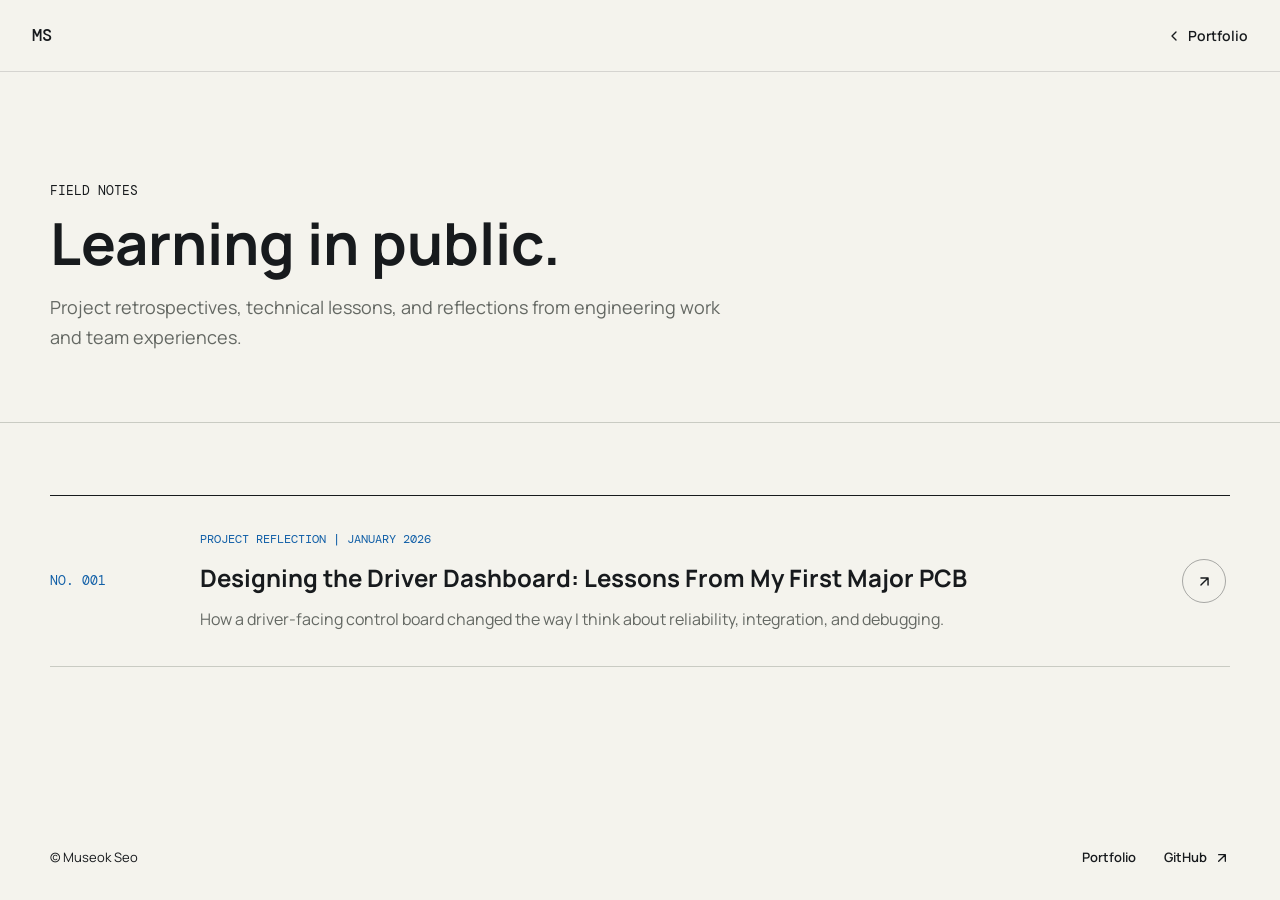
<file: blog.html>
<!doctype html>
<html lang="en">
  <head>
    <meta charset="UTF-8" />
    <meta name="viewport" content="width=device-width, initial-scale=1.0" />
    <meta
      name="description"
      content="Project reflections and engineering notes by Museok Seo."
    />
    <title>Field Notes | Museok Seo</title>
    <link rel="icon" href="assets/favicon.svg" type="image/svg+xml" />
    <link rel="preconnect" href="https://fonts.googleapis.com" />
    <link rel="preconnect" href="https://fonts.gstatic.com" crossorigin />
    <link
      href="https://fonts.googleapis.com/css2?family=DM+Mono:wght@400;500&family=Manrope:wght@400;500;600;700&display=swap"
      rel="stylesheet"
    />
    <link rel="stylesheet" href="styles.css?v=15" />
  </head>
  <body>
    <a class="skip-link" href="#main-content">Skip to content</a>
    <header class="site-header subpage-header">
      <a class="wordmark" href="index.html" aria-label="Museok Seo, home">MS</a>
      <a class="header-link" href="index.html#blog">
        <svg class="icon" aria-hidden="true" viewBox="0 0 24 24">
          <path d="m15 18-6-6 6-6" />
        </svg>
        Portfolio
      </a>
    </header>

    <main class="subpage-main" id="main-content">
      <header class="page-intro">
        <p class="eyebrow">Field notes</p>
        <h1>Learning in public.</h1>
        <p>
          Project retrospectives, technical lessons, and reflections from engineering
          work and team experiences.
        </p>
      </header>

      <section class="post-list" aria-label="Blog posts">
        <a class="post-entry" href="posts/dashboard-blog.html">
          <p class="blog-index">No. 001</p>
          <div>
            <p class="post-entry-meta">Project reflection | January 2026</p>
            <h2>Designing the Driver Dashboard: Lessons From My First Major PCB</h2>
            <p>
              How a driver-facing control board changed the way I think about
              reliability, integration, and debugging.
            </p>
          </div>
          <span class="post-entry-arrow" aria-hidden="true">
            <svg class="icon" viewBox="0 0 24 24">
              <path d="M7 7h10v10M7 17 17 7" />
            </svg>
          </span>
        </a>
      </section>
    </main>

    <footer class="site-footer">
      <p>&copy; Museok Seo</p>
      <div>
        <a href="index.html">Portfolio</a>
        <a href="https://github.com/museok05" target="_blank" rel="noreferrer">
          GitHub
          <svg class="icon" aria-hidden="true" viewBox="0 0 24 24">
            <path d="M7 7h10v10M7 17 17 7" />
          </svg>
        </a>
      </div>
    </footer>
  </body>
</html>
</file>
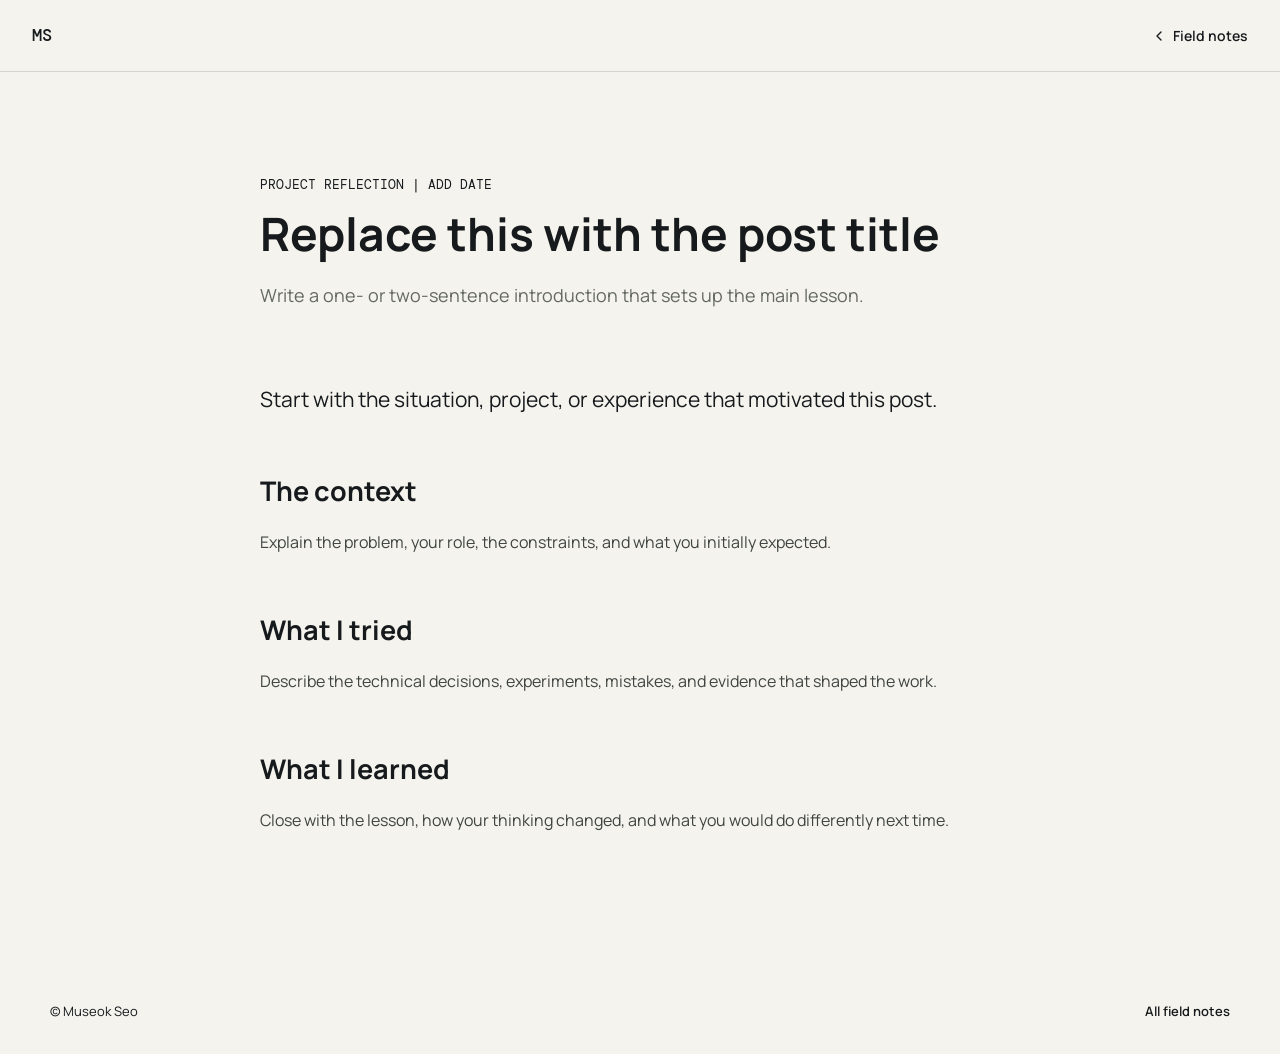
<file: posts/post-template.html>
<!doctype html>
<html lang="en">
  <head>
    <meta charset="UTF-8" />
    <meta name="viewport" content="width=device-width, initial-scale=1.0" />
    <meta name="description" content="A project reflection by Museok Seo." />
    <title>Post Title | Museok Seo</title>
    <link rel="icon" href="../assets/favicon.svg" type="image/svg+xml" />
    <link rel="preconnect" href="https://fonts.googleapis.com" />
    <link rel="preconnect" href="https://fonts.gstatic.com" crossorigin />
    <link
      href="https://fonts.googleapis.com/css2?family=DM+Mono:wght@400;500&family=Manrope:wght@400;500;600;700&display=swap"
      rel="stylesheet"
    />
    <link rel="stylesheet" href="../styles.css?v=15" />
  </head>
  <body>
    <a class="skip-link" href="#main-content">Skip to content</a>
    <header class="site-header subpage-header">
      <a class="wordmark" href="../index.html" aria-label="Museok Seo, home">MS</a>
      <a class="header-link" href="../blog.html">
        <svg class="icon" aria-hidden="true" viewBox="0 0 24 24">
          <path d="m15 18-6-6 6-6" />
        </svg>
        Field notes
      </a>
    </header>

    <main id="main-content">
      <header class="article-header">
        <p class="eyebrow">Project reflection | Add date</p>
        <h1>Replace this with the post title</h1>
        <p>Write a one- or two-sentence introduction that sets up the main lesson.</p>
      </header>

      <article class="article-body">
        <p class="article-lead">
          Start with the situation, project, or experience that motivated this post.
        </p>

        <h2>The context</h2>
        <p>
          Explain the problem, your role, the constraints, and what you initially
          expected.
        </p>

        <!--
          Optional image block: remove these comment markers, then replace the
          filename, description, and caption.

          <figure class="article-figure">
            <img
              src="../assets/your-blog-image.jpg"
              alt="Describe what the image shows"
              loading="lazy"
            />
            <figcaption>Optional image caption.</figcaption>
          </figure>
        -->

        <h2>What I tried</h2>
        <p>
          Describe the technical decisions, experiments, mistakes, and evidence that
          shaped the work.
        </p>

        <h2>What I learned</h2>
        <p>
          Close with the lesson, how your thinking changed, and what you would do
          differently next time.
        </p>
      </article>
    </main>

    <footer class="site-footer">
      <p>&copy; Museok Seo</p>
      <a href="../blog.html">All field notes</a>
    </footer>
  </body>
</html>
</file>
<file: styles.css>
:root {
  --paper: #f4f3ed;
  --paper-bright: #fcfbf7;
  --ink: #171a1d;
  --muted: #646863;
  --line: #c9cbc3;
  --solar-blue: #115fa7;
  --solar-blue-dark: #18364d;
  --solar-yellow: #f2c230;
  --max-width: 1180px;
  --side-padding: 32px;
  --hero-background: url("assets/hero-background.jpg");
}

* {
  box-sizing: border-box;
  letter-spacing: 0;
}

html {
  scroll-behavior: smooth;
  scroll-padding-top: 84px;
}

body {
  margin: 0;
  color: var(--ink);
  background: var(--paper);
  font-family: "Manrope", Arial, sans-serif;
  font-size: 16px;
  line-height: 1.65;
}

body.dialog-open {
  overflow: hidden;
}

img {
  display: block;
  max-width: 100%;
}

.visually-hidden {
  position: absolute;
  width: 1px;
  height: 1px;
  margin: -1px;
  padding: 0;
  border: 0;
  overflow: hidden;
  clip: rect(0 0 0 0);
  clip-path: inset(50%);
  white-space: nowrap;
}

a {
  color: inherit;
  text-decoration: none;
}

button {
  color: inherit;
  font: inherit;
}

button,
a {
  -webkit-tap-highlight-color: transparent;
}

.icon {
  width: 19px;
  height: 19px;
  fill: none;
  stroke: currentColor;
  stroke-width: 2;
  stroke-linecap: round;
  stroke-linejoin: round;
  flex: 0 0 auto;
}

.skip-link {
  position: fixed;
  top: 12px;
  left: 12px;
  z-index: 100;
  padding: 10px 14px;
  color: var(--paper-bright);
  background: var(--ink);
  transform: translateY(-160%);
}

.skip-link:focus {
  transform: translateY(0);
}

.site-header {
  position: fixed;
  top: 0;
  left: 0;
  z-index: 50;
  display: grid;
  grid-template-columns: 1fr auto 1fr;
  align-items: center;
  width: 100%;
  height: 72px;
  padding: 0 var(--side-padding);
  border-bottom: 1px solid rgba(23, 26, 29, 0.14);
  background: rgba(244, 243, 237, 0.94);
  backdrop-filter: blur(14px);
}

.wordmark {
  width: fit-content;
  font-family: "DM Mono", monospace;
  font-size: 17px;
  font-weight: 500;
}

.desktop-nav {
  display: flex;
  align-items: center;
  gap: 32px;
}

.desktop-nav a,
.header-link {
  position: relative;
  font-size: 14px;
  font-weight: 600;
}

.desktop-nav a::after {
  position: absolute;
  right: 0;
  bottom: -6px;
  left: 0;
  height: 2px;
  background: var(--solar-yellow);
  content: "";
  transform: scaleX(0);
  transform-origin: right;
  transition: transform 180ms ease;
}

.desktop-nav a:hover::after,
.desktop-nav a:focus-visible::after,
.desktop-nav a.is-active::after {
  transform: scaleX(1);
  transform-origin: left;
}

.header-link {
  display: inline-flex;
  align-items: center;
  justify-self: end;
  gap: 6px;
}

.header-link .icon {
  width: 16px;
  height: 16px;
}

.icon-button {
  display: inline-flex;
  align-items: center;
  justify-content: center;
  width: 42px;
  height: 42px;
  padding: 0;
  border: 1px solid var(--line);
  border-radius: 50%;
  background: transparent;
  cursor: pointer;
  transition:
    border-color 160ms ease,
    color 160ms ease,
    background 160ms ease;
}

.icon-button:hover,
.icon-button:focus-visible {
  color: var(--paper-bright);
  border-color: var(--solar-blue);
  background: var(--solar-blue);
}

.menu-button,
.mobile-nav {
  display: none;
}

.hero {
  position: relative;
  display: flex;
  min-height: 74vh;
  margin-top: 72px;
  align-items: center;
  overflow: hidden;
  background-color: #e9e8e2;
  background-image: var(--hero-background);
  background-position: center;
  background-size: cover;
}

.hero-scrim {
  position: absolute;
  inset: 0;
  background: rgba(244, 243, 237, 0.7);
}

.hero-layout {
  position: relative;
  z-index: 1;
  display: grid;
  grid-template-columns: 210px minmax(0, 620px);
  align-items: center;
  gap: 68px;
  width: min(100%, 1020px);
  margin: 0 auto;
  padding: 88px var(--side-padding);
}

.headshot {
  position: relative;
  display: grid;
  place-items: center;
  width: 196px;
  height: 196px;
  border: 4px solid var(--paper-bright);
  border-radius: 50%;
  background: var(--solar-blue-dark);
  box-shadow: 0 0 0 3px var(--solar-blue);
  overflow: visible;
}

.headshot-fallback {
  color: var(--paper-bright);
  font-family: "DM Mono", monospace;
  font-size: 52px;
  font-weight: 500;
}

.headshot-image {
  position: absolute;
  inset: 0;
  width: 100%;
  height: 100%;
  border-radius: 50%;
  object-fit: cover;
  opacity: 1;
}

.headshot.image-unavailable .headshot-image {
  opacity: 0;
}

.headshot-accent {
  position: absolute;
  right: 10px;
  bottom: 12px;
  width: 25px;
  height: 25px;
  border: 4px solid var(--paper-bright);
  border-radius: 50%;
  background: var(--solar-yellow);
}

.eyebrow,
.section-number,
.project-category,
.timeline-date,
.blog-index {
  margin: 0;
  font-family: "DM Mono", monospace;
  font-size: 13px;
  line-height: 1.4;
  text-transform: uppercase;
}

.hero h1 {
  max-width: 650px;
  margin: 16px 0 22px;
  font-size: 76px;
  font-weight: 600;
  line-height: 1;
}

.hero-intro {
  max-width: 560px;
  margin: 0;
  color: #3f4441;
  font-size: 20px;
  line-height: 1.55;
}

.hero-actions {
  display: flex;
  align-items: center;
  flex-wrap: wrap;
  gap: 26px;
  margin-top: 34px;
}

.text-link {
  display: inline-flex;
  align-items: center;
  gap: 9px;
  padding-bottom: 4px;
  border-bottom: 2px solid var(--solar-yellow);
  font-size: 15px;
  font-weight: 600;
}

.text-link-muted {
  color: var(--muted);
  border-color: var(--line);
}

.text-link[aria-disabled="true"] {
  cursor: default;
}

.section {
  display: grid;
  grid-template-columns: 1fr 2fr;
  column-gap: 64px;
  width: min(100%, calc(var(--max-width) + (var(--side-padding) * 2)));
  margin: 0 auto;
  padding: 112px var(--side-padding);
  border-bottom: 1px solid var(--line);
}

.section-heading {
  align-self: start;
}

.section-number {
  margin-bottom: 16px;
  color: var(--solar-blue);
  font-weight: 500;
}

.section-number::after {
  display: inline-block;
  width: 30px;
  height: 3px;
  margin: 0 0 3px 10px;
  background: var(--solar-yellow);
  content: "";
}

.section h2,
.projects-section h2,
.blog-section h2,
.skills-section h2,
.contact-section h2 {
  margin: 0;
  font-size: 38px;
  font-weight: 600;
  line-height: 1.15;
}

.section-heading > p:last-child:not(.section-number) {
  max-width: 290px;
  margin: 18px 0 0;
  color: var(--muted);
}

.about-section {
  grid-template-columns: 0.8fr 1.35fr 0.65fr;
  padding-top: 96px;
}

.about-copy p {
  max-width: 620px;
  margin: 0 0 24px;
  color: var(--muted);
}

.about-copy .lead {
  color: var(--ink);
  font-size: 24px;
  line-height: 1.45;
}

.quick-facts {
  margin: 0;
  border-top: 1px solid var(--line);
}

.quick-facts div {
  padding: 18px 0;
  border-bottom: 1px solid var(--line);
}

.quick-facts dt {
  margin-bottom: 4px;
  color: var(--solar-blue);
  font-family: "DM Mono", monospace;
  font-size: 12px;
  text-transform: uppercase;
}

.quick-facts dd {
  margin: 0;
  font-size: 14px;
  font-weight: 600;
}

.projects-section {
  border-bottom: 1px solid var(--line);
  background: var(--paper-bright);
}

.projects-inner {
  width: min(100%, calc(var(--max-width) + (var(--side-padding) * 2)));
  margin: 0 auto;
  padding: 112px var(--side-padding);
}

.projects-heading {
  display: grid;
  grid-template-columns: 0.55fr 1.2fr 1fr;
  align-items: end;
  gap: 40px;
  margin-bottom: 54px;
}

.projects-heading .section-number {
  margin: 0;
}

.projects-heading > p:last-child {
  max-width: 350px;
  margin: 0;
  color: var(--muted);
}

.project-showcase {
  display: grid;
  gap: 24px;
}

.project-stage {
  position: relative;
  min-height: 560px;
  border: 1px solid var(--line);
  border-radius: 6px;
  background: #ecece7;
  cursor: grab;
  touch-action: pan-y;
  user-select: none;
  overflow: hidden;
}

.project-stage::before {
  position: absolute;
  top: 50%;
  right: 13%;
  left: 13%;
  height: 1px;
  background: rgba(17, 95, 167, 0.2);
  content: "";
}

.project-stage:active {
  cursor: grabbing;
}

.project-stage:focus-visible {
  outline: 3px solid rgba(17, 95, 167, 0.35);
  outline-offset: 4px;
}

.project-track {
  position: absolute;
  inset: 0;
}

.project-card {
  position: absolute;
  top: 50%;
  left: 50%;
  z-index: 3;
  width: min(56%, 620px);
  aspect-ratio: 3 / 2;
  padding: 0;
  border: 3px solid transparent;
  border-radius: 6px;
  color: var(--paper-bright);
  background: var(--ink);
  cursor: pointer;
  overflow: hidden;
  transform-origin: center;
  transition:
    transform 480ms cubic-bezier(0.22, 1, 0.36, 1),
    opacity 320ms ease,
    filter 320ms ease,
    border-color 220ms ease,
    box-shadow 320ms ease;
}

.project-stage.is-dragging .project-card {
  transition:
    opacity 80ms linear,
    filter 80ms linear,
    border-color 80ms linear;
}

.project-card img,
.project-card-placeholder {
  display: block;
  width: 100%;
  height: 100%;
}

.project-card img {
  object-fit: cover;
  pointer-events: none;
}

.project-card-placeholder {
  background: #dfe5e8;
}

.project-card::after {
  position: absolute;
  inset: auto 0 0;
  height: 42%;
  background: rgba(23, 26, 29, 0.74);
  content: "";
  pointer-events: none;
}

.project-card-label {
  position: absolute;
  right: 20px;
  bottom: 17px;
  left: 20px;
  z-index: 1;
  display: grid;
  gap: 2px;
  text-align: left;
  pointer-events: none;
}

.project-card-label span {
  color: #d6d8d3;
  font-family: "DM Mono", monospace;
  font-size: 11px;
  text-transform: uppercase;
}

.project-card-label strong {
  overflow: hidden;
  font-size: 20px;
  font-weight: 600;
  text-overflow: ellipsis;
  white-space: nowrap;
}

.project-card.is-active {
  border-color: var(--solar-yellow);
  box-shadow: 0 18px 38px rgba(23, 26, 29, 0.26);
}

.project-card:not(.is-active) {
  filter: saturate(0.75);
}

.carousel-arrow {
  position: absolute;
  top: 50%;
  z-index: 30;
  width: 48px;
  height: 48px;
  color: var(--ink);
  border-color: rgba(23, 26, 29, 0.2);
  background: rgba(252, 251, 247, 0.92);
  box-shadow: 0 8px 20px rgba(23, 26, 29, 0.12);
  transform: translateY(-50%);
}

.carousel-arrow-left {
  left: 20px;
}

.carousel-arrow-right {
  right: 20px;
}

.project-progress {
  position: absolute;
  right: 0;
  bottom: 18px;
  left: 0;
  z-index: 30;
  margin: 0;
  color: var(--muted);
  font-family: "DM Mono", monospace;
  font-size: 12px;
  text-align: center;
}

.project-console {
  display: flex;
  align-items: center;
  justify-content: space-between;
  gap: 36px;
  min-width: 0;
  padding-top: 8px;
}

.project-category {
  color: var(--solar-blue);
}

.project-active-copy h3 {
  margin: 8px 0 0;
  font-size: 30px;
  font-weight: 600;
  line-height: 1.2;
}

.project-active-copy .project-category {
  margin: 0;
}

.project-active-copy.is-updating {
  animation: project-copy-enter 420ms cubic-bezier(0.22, 1, 0.36, 1);
}

@keyframes project-copy-enter {
  from {
    opacity: 0.25;
    transform: translateY(10px);
  }
  to {
    opacity: 1;
    transform: translateY(0);
  }
}

.project-controls {
  display: flex;
  align-items: center;
}

.project-open-button {
  display: inline-flex;
  align-items: center;
  justify-content: space-between;
  min-height: 44px;
  width: auto;
  min-width: 180px;
  padding: 0 16px;
  border: 1px solid var(--solar-blue);
  border-radius: 4px;
  color: var(--paper-bright);
  background: var(--solar-blue);
  font-size: 14px;
  font-weight: 600;
  cursor: pointer;
}

.project-open-button .icon {
  margin-left: 18px;
  width: 17px;
  height: 17px;
}

.timeline {
  position: relative;
}

.timeline::before {
  position: absolute;
  top: 8px;
  bottom: 0;
  left: 5px;
  width: 1px;
  background: var(--line);
  content: "";
}

.timeline-item {
  position: relative;
  display: grid;
  grid-template-columns: 24px 120px 1fr;
  gap: 18px;
  padding: 0 0 52px;
}

.timeline-item:last-child {
  padding-bottom: 0;
}

.timeline-marker {
  position: relative;
  z-index: 1;
  width: 11px;
  height: 11px;
  margin-top: 6px;
  border: 2px solid var(--paper);
  border-radius: 50%;
  background: var(--solar-yellow);
  box-shadow: 0 0 0 2px var(--solar-blue);
}

.timeline-date {
  padding-top: 3px;
  color: var(--muted);
}

.timeline-item h3 {
  margin: 0 0 6px;
  font-size: 21px;
  font-weight: 600;
  line-height: 1.3;
}

.timeline-role {
  margin: 0 0 9px;
  color: var(--solar-blue);
  font-size: 15px;
  font-weight: 600;
}

.timeline-item > div:last-child > p:last-child {
  max-width: 620px;
  margin: 0;
  color: var(--muted);
}

.blog-section {
  border-bottom: 1px solid var(--line);
  background: #e8edf0;
}

.blog-inner {
  display: grid;
  grid-template-columns: 0.55fr 1.45fr;
  gap: 64px;
  width: min(100%, calc(var(--max-width) + (var(--side-padding) * 2)));
  margin: 0 auto;
  padding: 112px var(--side-padding);
}

.blog-feature {
  display: grid;
  grid-template-columns: 110px 1fr 58px;
  gap: 24px;
  align-items: center;
  padding: 34px 0;
  border-top: 1px solid var(--ink);
  border-bottom: 1px solid rgba(23, 26, 29, 0.25);
}

.blog-index {
  color: var(--solar-blue);
}

.blog-feature h3 {
  margin: 0 0 8px;
  font-size: 25px;
  font-weight: 600;
}

.blog-feature p:last-child {
  max-width: 600px;
  margin: 0;
  color: var(--muted);
}

.skills-section {
  padding: 112px 0;
  border-bottom: 1px solid var(--line);
  background: #ecece7;
  overflow: hidden;
}

.skills-heading {
  display: grid;
  grid-template-columns: 0.55fr 1.45fr auto;
  gap: 64px;
  align-items: end;
  width: min(100%, calc(var(--max-width) + (var(--side-padding) * 2)));
  margin: 0 auto 54px;
  padding: 0 var(--side-padding);
}

.skills-heading .section-number {
  margin: 0;
}

.skills-heading h2 {
  margin: 0;
}

.skills-heading > div > p {
  max-width: 580px;
  margin: 16px 0 0;
  color: var(--muted);
}

.skills-motion-toggle {
  color: var(--solar-blue);
  border-color: rgba(17, 95, 167, 0.35);
  background: var(--paper-bright);
}

.skills-marquee {
  width: 100%;
  border-top: 1px solid var(--line);
  border-bottom: 1px solid var(--line);
  background: var(--paper-bright);
  overflow: hidden;
}

.skills-track {
  display: flex;
  width: max-content;
  animation: skills-loop 64s linear infinite;
  will-change: transform;
}

.skills-section.is-paused .skills-track,
.skills-marquee:hover .skills-track {
  animation-play-state: paused;
}

.skills-sequence {
  display: flex;
  flex: 0 0 auto;
  gap: 14px;
  padding: 14px 7px;
}

.skill-item {
  display: grid;
  grid-template-columns: 64px minmax(0, 1fr);
  gap: 18px;
  align-items: center;
  flex: 0 0 250px;
  height: 132px;
  padding: 24px;
  border: 1px solid var(--line);
  border-radius: 8px;
  background: #ffffff;
}

.skill-logo {
  display: grid;
  place-items: center;
  width: 58px;
  height: 58px;
  padding: 8px;
}

.skill-logo img {
  width: 100%;
  height: 100%;
  object-fit: contain;
}

.skill-copy {
  display: grid;
  gap: 3px;
  min-width: 0;
}

.skill-copy strong {
  overflow: hidden;
  font-size: 15px;
  font-weight: 700;
  text-overflow: ellipsis;
  white-space: nowrap;
}

.skill-copy span {
  color: var(--solar-blue);
  font-family: "DM Mono", monospace;
  font-size: 10px;
  text-transform: uppercase;
}

@keyframes skills-loop {
  to {
    transform: translate3d(-50%, 0, 0);
  }
}

.circle-link {
  display: inline-flex;
  align-items: center;
  justify-content: center;
  width: 52px;
  height: 52px;
  border: 1px solid var(--solar-blue);
  border-radius: 50%;
  color: var(--paper-bright);
  background: var(--solar-blue);
}

.contact-section {
  color: var(--paper-bright);
  background: #162b3a;
}

.contact-inner {
  display: grid;
  grid-template-columns: 0.8fr 1.2fr;
  gap: 80px;
  width: min(100%, calc(var(--max-width) + (var(--side-padding) * 2)));
  margin: 0 auto;
  padding: 112px var(--side-padding);
}

.contact-section .eyebrow {
  color: var(--solar-yellow);
}

.contact-section h2 {
  margin-top: 16px;
  font-size: 52px;
}

.contact-intro {
  max-width: 510px;
  margin: 22px 0 0;
  color: #c5d0d5;
  font-size: 17px;
}

.contact-list {
  border-top: 1px solid rgba(255, 255, 255, 0.35);
}

.contact-list > a,
.contact-list > span {
  display: grid;
  grid-template-columns: 100px 1fr 24px;
  gap: 18px;
  align-items: center;
  min-height: 76px;
  border-bottom: 1px solid rgba(255, 255, 255, 0.22);
}

.contact-list > a > span,
.contact-list > span > span {
  color: #aebdc5;
  font-family: "DM Mono", monospace;
  font-size: 12px;
  text-transform: uppercase;
}

.contact-list strong {
  font-size: 15px;
  font-weight: 600;
}

.contact-placeholder {
  color: #9cabb3;
}

.site-footer {
  display: flex;
  align-items: center;
  justify-content: space-between;
  min-height: 84px;
  padding: 0 max(var(--side-padding), calc((100vw - var(--max-width)) / 2));
  font-size: 13px;
}

.site-footer > div {
  display: flex;
  align-items: center;
  gap: 28px;
}

.site-footer a {
  display: inline-flex;
  align-items: center;
  gap: 7px;
  font-weight: 600;
}

.site-footer .icon {
  width: 16px;
  height: 16px;
}

.project-dialog {
  width: min(1120px, calc(100% - 40px));
  max-height: calc(100vh - 32px);
  padding: 0;
  border: 0;
  border-radius: 6px;
  color: var(--ink);
  background: var(--paper-bright);
  box-shadow: 0 24px 70px rgba(15, 25, 31, 0.3);
  overflow: auto;
}

.project-dialog[open] {
  animation: dialog-enter 460ms cubic-bezier(0.22, 1, 0.36, 1) both;
}

.project-dialog.is-closing {
  animation: dialog-exit 280ms cubic-bezier(0.4, 0, 1, 1) both;
}

.project-dialog::backdrop {
  background: rgba(12, 19, 24, 0.72);
  backdrop-filter: blur(4px);
  animation: backdrop-enter 360ms ease both;
}

.project-dialog.is-closing::backdrop {
  animation: backdrop-exit 280ms ease both;
}

@keyframes dialog-enter {
  from {
    opacity: 0;
    transform: translateY(32px) scale(0.975);
  }
  to {
    opacity: 1;
    transform: translateY(0) scale(1);
  }
}

@keyframes dialog-exit {
  from {
    opacity: 1;
    transform: translateY(0) scale(1);
  }
  to {
    opacity: 0;
    transform: translateY(22px) scale(0.985);
  }
}

@keyframes backdrop-enter {
  from {
    background: rgba(12, 19, 24, 0);
  }
}

@keyframes backdrop-exit {
  to {
    background: rgba(12, 19, 24, 0);
  }
}

.dialog-close {
  position: sticky;
  top: 16px;
  right: 16px;
  z-index: 50;
  float: right;
  margin: 16px 16px -58px 0;
  border-color: rgba(255, 255, 255, 0.55);
  color: var(--paper-bright);
  background: rgba(23, 26, 29, 0.66);
}

.project-preview {
  display: grid;
  place-items: center;
  width: 100%;
  height: min(56vh, 620px);
  min-height: 420px;
  background: #e8edf0;
  overflow: hidden;
}

.project-preview[hidden],
.step-viewer[hidden] {
  display: none;
}

.project-preview img {
  width: 100%;
  height: 100%;
  object-fit: contain;
}

.step-viewer {
  position: relative;
  width: 100%;
  height: min(60vh, 620px);
  min-height: 440px;
  background: #e8edf0;
  overflow: hidden;
}

.step-viewer canvas {
  display: block;
  width: 100%;
  height: 100%;
  cursor: grab;
  touch-action: none;
}

.step-viewer canvas:active {
  cursor: grabbing;
}

.step-toolbar {
  position: absolute;
  right: 18px;
  bottom: 18px;
  left: 18px;
  z-index: 10;
  display: flex;
  align-items: center;
  justify-content: space-between;
  gap: 20px;
  min-height: 54px;
  padding: 7px 8px 7px 16px;
  border-radius: 4px;
  color: var(--paper-bright);
  background: rgba(22, 43, 58, 0.88);
  backdrop-filter: blur(10px);
}

.step-status {
  margin: 0;
  overflow: hidden;
  font-family: "DM Mono", monospace;
  font-size: 11px;
  text-overflow: ellipsis;
  text-transform: uppercase;
  white-space: nowrap;
}

.step-actions {
  display: flex;
  align-items: center;
  gap: 8px;
}

.step-action {
  width: 38px;
  height: 38px;
  color: var(--paper-bright);
  border-color: rgba(255, 255, 255, 0.38);
}

.step-loading {
  position: absolute;
  inset: 0;
  z-index: 8;
  display: grid;
  place-content: center;
  justify-items: center;
  gap: 14px;
  color: var(--solar-blue-dark);
  background: rgba(232, 237, 240, 0.9);
}

.step-loading[hidden],
.step-error[hidden] {
  display: none;
}

.step-loading p,
.step-error {
  margin: 0;
  font-family: "DM Mono", monospace;
  font-size: 12px;
  text-transform: uppercase;
}

.step-spinner {
  width: 34px;
  height: 34px;
  border: 3px solid rgba(17, 95, 167, 0.2);
  border-top-color: var(--solar-blue);
  border-radius: 50%;
  animation: spin 800ms linear infinite;
}

@keyframes spin {
  to {
    transform: rotate(360deg);
  }
}

.step-error {
  position: absolute;
  top: 18px;
  left: 18px;
  z-index: 9;
  max-width: calc(100% - 100px);
  padding: 10px 12px;
  border-left: 3px solid var(--solar-yellow);
  color: var(--paper-bright);
  background: rgba(22, 43, 58, 0.9);
}

.dialog-body {
  display: block;
}

.dialog-content {
  width: min(100%, 860px);
  margin: 0 auto;
  padding: 64px 54px;
}

.dialog-content h2 {
  margin: 12px 0 16px;
  font-size: 38px;
  line-height: 1.15;
}

.dialog-summary {
  margin: 0;
  color: var(--muted);
  font-size: 17px;
}

.dialog-image-section {
  padding: 0 54px 64px;
}

.dialog-image-heading {
  margin-bottom: 20px;
  padding-top: 36px;
  border-top: 1px solid var(--line);
}

.dialog-image-heading p {
  margin: 0 0 8px;
}

.dialog-image-heading h3 {
  margin: 0;
  font-size: 24px;
}

.dialog-gallery {
  display: grid;
  grid-template-columns: repeat(2, minmax(0, 1fr));
  align-items: start;
  gap: 16px;
}

.dialog-gallery-item {
  margin: 0;
  border: 1px solid var(--line);
  border-radius: 6px;
  background: #e8edf0;
  overflow: hidden;
}

.dialog-gallery-item:first-child,
.dialog-gallery-item.is-wide {
  grid-column: 1 / -1;
}

.dialog-gallery-item img {
  display: block;
  width: auto;
  max-width: 100%;
  max-height: 760px;
  height: auto;
  margin: 0 auto;
  object-fit: contain;
}

.dialog-gallery-item figcaption {
  padding: 11px 13px;
  border-top: 1px solid var(--line);
  color: var(--muted);
  background: var(--paper-bright);
  font-size: 13px;
}

.tag-list {
  display: flex;
  flex-wrap: wrap;
  gap: 8px;
  margin: 24px 0 36px;
  padding: 0;
  list-style: none;
}

.tag-list li {
  padding: 5px 9px;
  border: 1px solid var(--line);
  border-radius: 4px;
  font-family: "DM Mono", monospace;
  font-size: 11px;
}

.dialog-detail {
  display: grid;
  gap: 24px;
}

.dialog-detail section {
  padding-top: 18px;
  border-top: 1px solid var(--line);
}

.dialog-detail h3 {
  margin: 0 0 7px;
  font-size: 15px;
}

.dialog-detail p {
  margin: 0;
  color: var(--muted);
  font-size: 14px;
}

.dialog-links {
  display: flex;
  gap: 22px;
  margin-top: 34px;
}

.dialog-links a {
  display: inline-flex;
  align-items: center;
  gap: 7px;
  padding-bottom: 3px;
  border-bottom: 2px solid var(--solar-yellow);
  font-size: 14px;
  font-weight: 600;
}

.dialog-links a[hidden] {
  display: none;
}

.reveal {
  opacity: 0;
  transform: translateY(18px);
  transition:
    opacity 500ms ease,
    transform 500ms ease;
}

.reveal.is-visible {
  opacity: 1;
  transform: translateY(0);
}

/* Blog listing and reusable article page */
.subpage-header {
  position: sticky;
  grid-template-columns: 1fr auto;
}

.subpage-header .header-link {
  display: inline-flex;
}

.subpage-main {
  min-height: calc(100vh - 156px);
}

.page-intro {
  padding: 110px max(var(--side-padding), calc((100vw - var(--max-width)) / 2)) 70px;
  border-bottom: 1px solid var(--line);
}

.page-intro h1 {
  max-width: 820px;
  margin: 12px 0 18px;
  font-size: 58px;
  line-height: 1.08;
}

.page-intro > p:last-child {
  max-width: 680px;
  margin: 0;
  color: var(--muted);
  font-size: 18px;
}

.post-list {
  width: min(100%, calc(var(--max-width) + (var(--side-padding) * 2)));
  margin: 0 auto;
  padding: 72px var(--side-padding) 112px;
}

.post-empty {
  display: grid;
  grid-template-columns: 120px 1fr;
  gap: 30px;
  padding: 34px 0;
  border-top: 1px solid var(--ink);
  border-bottom: 1px solid var(--line);
}

.post-empty h2 {
  margin: 0 0 8px;
  font-size: 24px;
}

.post-empty p {
  margin: 0;
  color: var(--muted);
}

.post-entry {
  display: grid;
  grid-template-columns: 120px minmax(0, 1fr) 48px;
  gap: 30px;
  align-items: center;
  padding: 34px 0;
  border-top: 1px solid var(--ink);
  border-bottom: 1px solid var(--line);
  color: var(--ink);
}

.post-entry-meta {
  margin: 0 0 8px;
  color: var(--solar-blue);
  font-family: "DM Mono", monospace;
  font-size: 12px;
  text-transform: uppercase;
}

.post-entry h2 {
  margin: 0 0 8px;
  font-size: 24px;
  transition: color 180ms ease;
}

.post-entry div > p:last-child {
  margin: 0;
  color: var(--muted);
}

.post-entry-arrow {
  display: grid;
  place-items: center;
  width: 44px;
  height: 44px;
  border: 1px solid rgba(23, 26, 29, 0.35);
  border-radius: 50%;
  transition:
    color 180ms ease,
    border-color 180ms ease,
    background 180ms ease;
}

.post-entry-arrow .icon {
  width: 17px;
  height: 17px;
}

.post-entry:hover h2,
.post-entry:focus-visible h2 {
  color: var(--solar-blue);
}

.post-entry:hover .post-entry-arrow,
.post-entry:focus-visible .post-entry-arrow {
  border-color: var(--solar-blue);
  color: var(--paper-bright);
  background: var(--solar-blue);
}

@media (max-width: 760px) {
  .post-entry {
    grid-template-columns: minmax(0, 1fr) 44px;
    gap: 16px;
  }

  .post-entry > .blog-index {
    grid-column: 1 / -1;
  }
}

.article-header {
  width: min(calc(100% - var(--side-padding) - var(--side-padding)), 760px);
  margin: 0 auto;
  padding: 104px 0 52px;
}

.article-header h1 {
  margin: 14px 0 20px;
  font-size: 46px;
  line-height: 1.14;
}

.article-header > p:last-child {
  margin-bottom: 0;
  color: var(--muted);
  font-size: 18px;
}

.article-body {
  width: min(calc(100% - var(--side-padding) - var(--side-padding)), 760px);
  margin: 0 auto;
  padding: 0 0 120px;
}

.article-body h2 {
  margin: 52px 0 14px;
  font-size: 27px;
}

.article-body p {
  color: #3f4441;
}

.article-body .article-lead {
  color: var(--ink);
  font-size: 21px;
  line-height: 1.6;
}

.article-figure {
  margin: 44px 0;
  border: 1px solid var(--line);
  border-radius: 6px;
  background: #e8edf0;
  overflow: hidden;
}

.article-figure img {
  width: auto;
  max-width: 100%;
  max-height: 720px;
  height: auto;
  margin: 0 auto;
  object-fit: contain;
}

.article-figure figcaption {
  padding: 11px 13px;
  border-top: 1px solid var(--line);
  color: var(--muted);
  background: var(--paper-bright);
  font-size: 13px;
}

.article-image-grid {
  display: grid;
  grid-template-columns: repeat(2, minmax(0, 1fr));
  gap: 16px;
  margin: 44px 0;
}

.article-image-grid .article-figure {
  margin: 0;
}

@media (max-width: 760px) {
  .article-image-grid {
    grid-template-columns: 1fr;
  }
}

@media (prefers-reduced-motion: reduce) {
  html {
    scroll-behavior: auto;
  }

  .reveal {
    opacity: 1;
    transform: none;
    transition: none;
  }

  .project-card {
    transition: none;
  }

  .skills-track {
    animation: none;
  }

  .skills-motion-toggle {
    display: none;
  }

  .project-dialog[open],
  .project-dialog.is-closing,
  .project-dialog::backdrop,
  .project-dialog.is-closing::backdrop {
    animation-duration: 1ms;
  }
}

@media (max-width: 980px) {
  :root {
    --side-padding: 24px;
  }

  .hero-layout {
    grid-template-columns: 170px minmax(0, 1fr);
    gap: 44px;
    width: min(100%, 820px);
  }

  .headshot {
    width: 160px;
    height: 160px;
  }

  .hero h1 {
    font-size: 62px;
  }

  .project-console {
    gap: 40px;
  }
}

@media (max-width: 760px) {
  :root {
    --side-padding: 22px;
  }

  .site-header {
    grid-template-columns: 1fr auto;
  }

  .desktop-nav,
  .header-link {
    display: none;
  }

  .menu-button {
    display: inline-flex;
    border: 0;
  }

  .mobile-nav {
    position: absolute;
    top: 72px;
    right: 0;
    left: 0;
    display: none;
    padding: 12px var(--side-padding) 24px;
    border-bottom: 1px solid var(--line);
    background: var(--paper);
  }

  .mobile-nav.is-open {
    display: grid;
  }

  .mobile-nav a {
    padding: 11px 0;
    border-bottom: 1px solid var(--line);
    font-weight: 600;
  }

  .hero {
    min-height: auto;
  }

  .hero-scrim {
    background: rgba(244, 243, 237, 0.78);
  }

  .hero-layout {
    grid-template-columns: 1fr;
    gap: 30px;
    width: 100%;
    padding-top: 64px;
    padding-bottom: 72px;
  }

  .headshot {
    width: 132px;
    height: 132px;
  }

  .headshot-fallback {
    font-size: 39px;
  }

  .headshot-accent {
    width: 22px;
    height: 22px;
    border-width: 3px;
  }

  .hero h1 {
    margin-top: 12px;
    margin-bottom: 18px;
    font-size: 48px;
  }

  .hero-intro {
    max-width: 520px;
    font-size: 17px;
  }

  .section,
  .about-section {
    grid-template-columns: 1fr;
    gap: 44px;
    padding-top: 82px;
    padding-bottom: 82px;
  }

  .section h2,
  .projects-section h2,
  .blog-section h2,
  .skills-section h2 {
    font-size: 32px;
  }

  .projects-inner {
    padding-top: 82px;
    padding-bottom: 82px;
  }

  .projects-heading {
    grid-template-columns: 1fr;
    gap: 14px;
    margin-bottom: 36px;
  }

  .projects-heading > p:last-child {
    margin-top: 4px;
  }

  .project-stage {
    min-height: 440px;
  }

  .project-card {
    width: min(72%, 400px);
  }

  .project-card-label strong {
    font-size: 17px;
  }

  .carousel-arrow {
    width: 42px;
    height: 42px;
  }

  .carousel-arrow-left {
    left: 10px;
  }

  .carousel-arrow-right {
    right: 10px;
  }

  .project-console {
    align-items: stretch;
    flex-direction: column;
    gap: 22px;
  }

  .project-open-button {
    width: 100%;
  }

  .experience-section {
    gap: 54px;
  }

  .blog-inner {
    grid-template-columns: 1fr;
    gap: 44px;
    padding-top: 82px;
    padding-bottom: 82px;
  }

  .blog-feature {
    grid-template-columns: 1fr 52px;
  }

  .blog-index {
    grid-column: 1 / -1;
  }

  .skills-section {
    padding: 82px 0;
  }

  .skills-heading {
    grid-template-columns: 1fr auto;
    gap: 14px 24px;
    margin-bottom: 36px;
  }

  .skills-heading .section-number {
    grid-column: 1;
  }

  .skills-heading > div {
    grid-column: 1 / -1;
  }

  .skills-motion-toggle {
    grid-column: 2;
    grid-row: 1;
  }

  .contact-inner {
    grid-template-columns: 1fr;
    gap: 54px;
    padding-top: 82px;
    padding-bottom: 82px;
  }

  .contact-section h2 {
    font-size: 40px;
  }

  .page-intro {
    padding-top: 80px;
  }

  .page-intro h1 {
    font-size: 43px;
  }

  .dialog-content {
    padding: 46px 28px;
  }

  .dialog-content h2 {
    font-size: 31px;
  }
}

@media (max-width: 520px) {
  .hero-actions {
    align-items: flex-start;
    flex-direction: column;
    gap: 18px;
  }

  .hero h1 {
    font-size: 43px;
  }

  .project-stage {
    min-height: 350px;
  }

  .project-card {
    width: 74%;
    touch-action: pan-y;
  }

  .project-card-label {
    right: 10px;
    bottom: 8px;
    left: 10px;
  }

  .project-card-label strong {
    font-size: 15px;
  }

  .project-controls {
    flex-wrap: wrap;
  }

  .project-open-button {
    flex: 1 1 160px;
  }

  .skill-item {
    grid-template-columns: 56px minmax(0, 1fr);
    flex-basis: 218px;
    height: 118px;
    padding: 20px;
  }

  .skill-logo {
    width: 52px;
    height: 52px;
    padding: 10px;
  }

  .timeline-item {
    grid-template-columns: 20px 1fr;
    gap: 15px;
  }

  .timeline-date {
    grid-column: 2;
    margin-bottom: -8px;
  }

  .timeline-item > div:last-child {
    grid-column: 2;
  }

  .contact-list > a,
  .contact-list > span {
    grid-template-columns: 82px minmax(0, 1fr) 20px;
    gap: 12px;
  }

  .contact-list strong {
    overflow-wrap: anywhere;
  }

  .site-footer {
    align-items: flex-start;
    flex-direction: column;
    justify-content: center;
    gap: 4px;
  }

  .post-empty {
    grid-template-columns: 1fr;
    gap: 10px;
  }

  .article-header h1 {
    font-size: 34px;
  }

  .article-header {
    padding-top: 92px;
    padding-bottom: 42px;
  }

  .article-body .article-lead {
    font-size: 19px;
  }

  .project-dialog {
    inset: 10px;
    width: auto;
    max-width: none;
    max-height: none;
    margin: 0;
  }

  .step-viewer {
    height: 390px;
    min-height: 390px;
  }

  .project-preview {
    height: 340px;
    min-height: 340px;
  }

  .step-toolbar {
    right: 10px;
    bottom: 10px;
    left: 10px;
    padding-left: 10px;
  }

  .step-status {
    max-width: 110px;
  }

  .dialog-content {
    padding: 50px 24px;
  }

  .dialog-image-section {
    padding: 0 24px 32px;
  }

  .dialog-gallery {
    grid-template-columns: 1fr;
  }

  .dialog-gallery-item:first-child,
  .dialog-gallery-item.is-wide {
    grid-column: auto;
  }

  .dialog-links {
    align-items: flex-start;
    flex-direction: column;
  }
}
</file>
